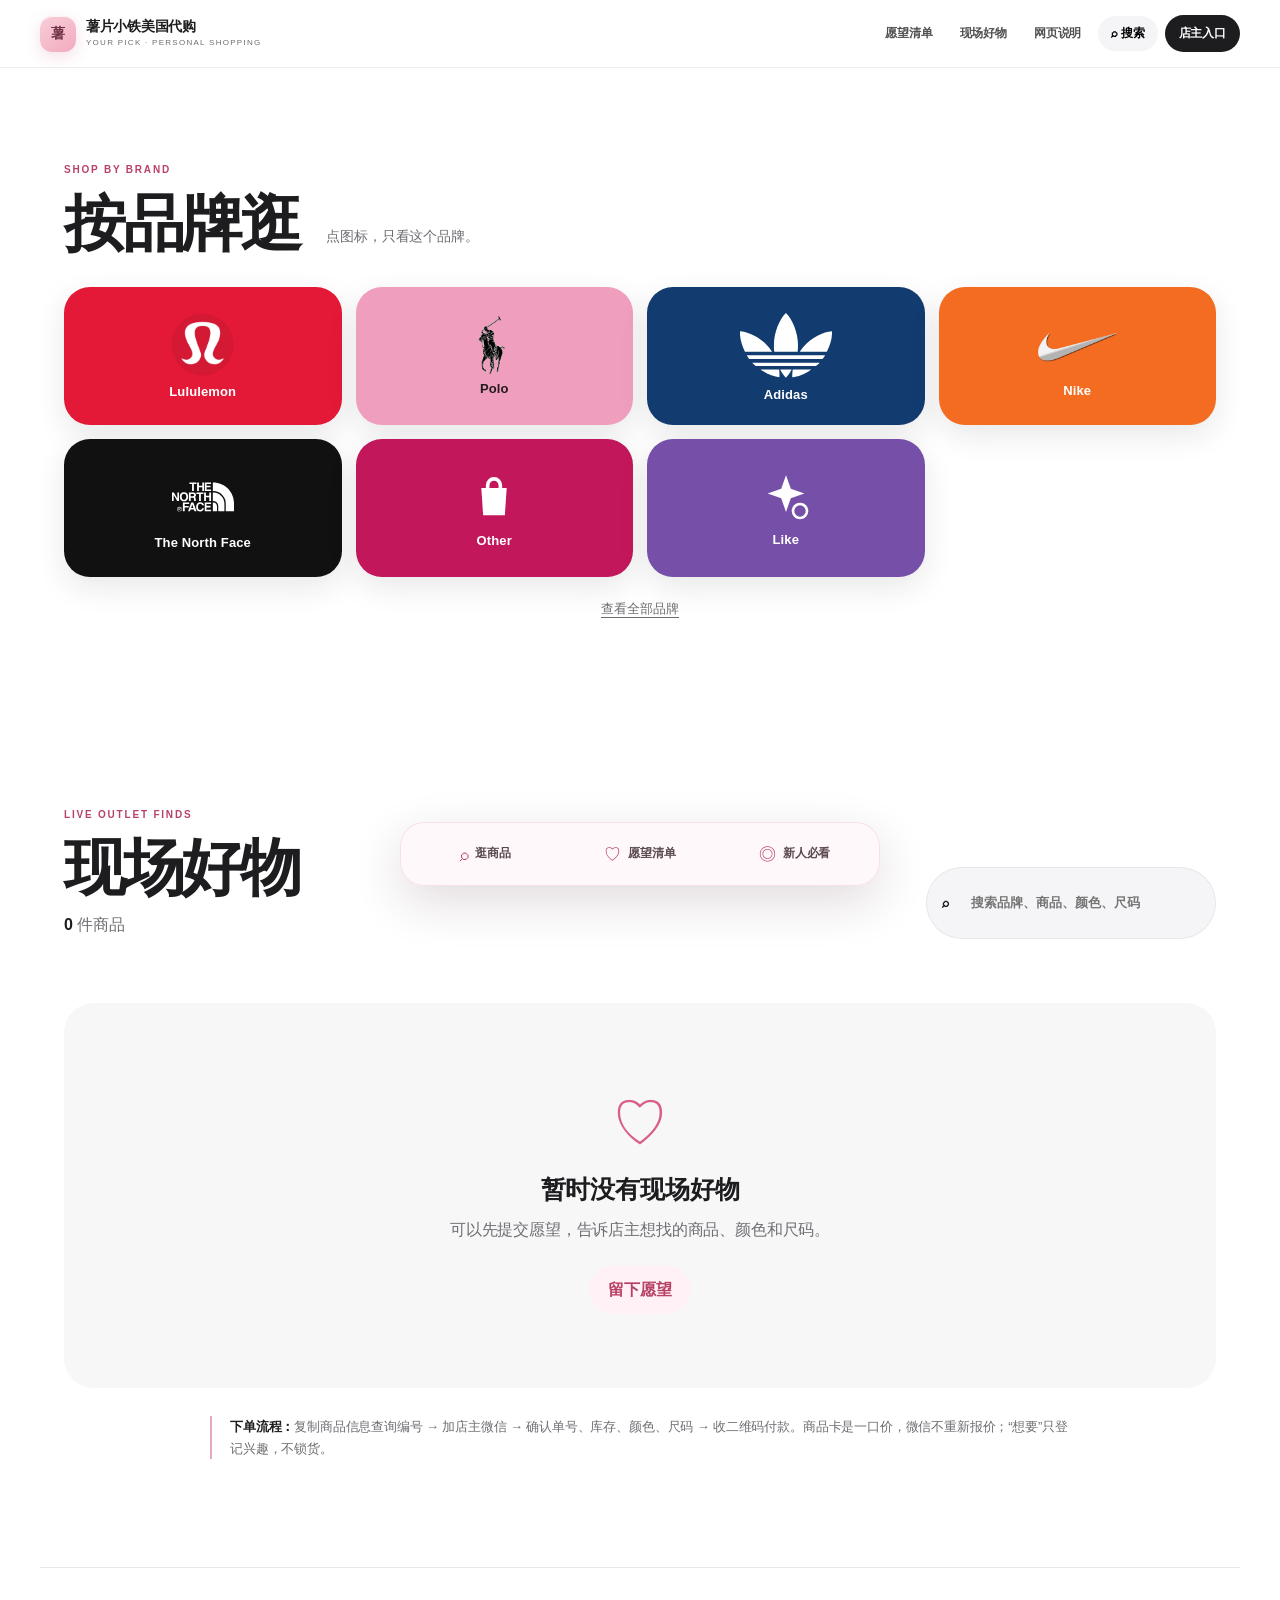
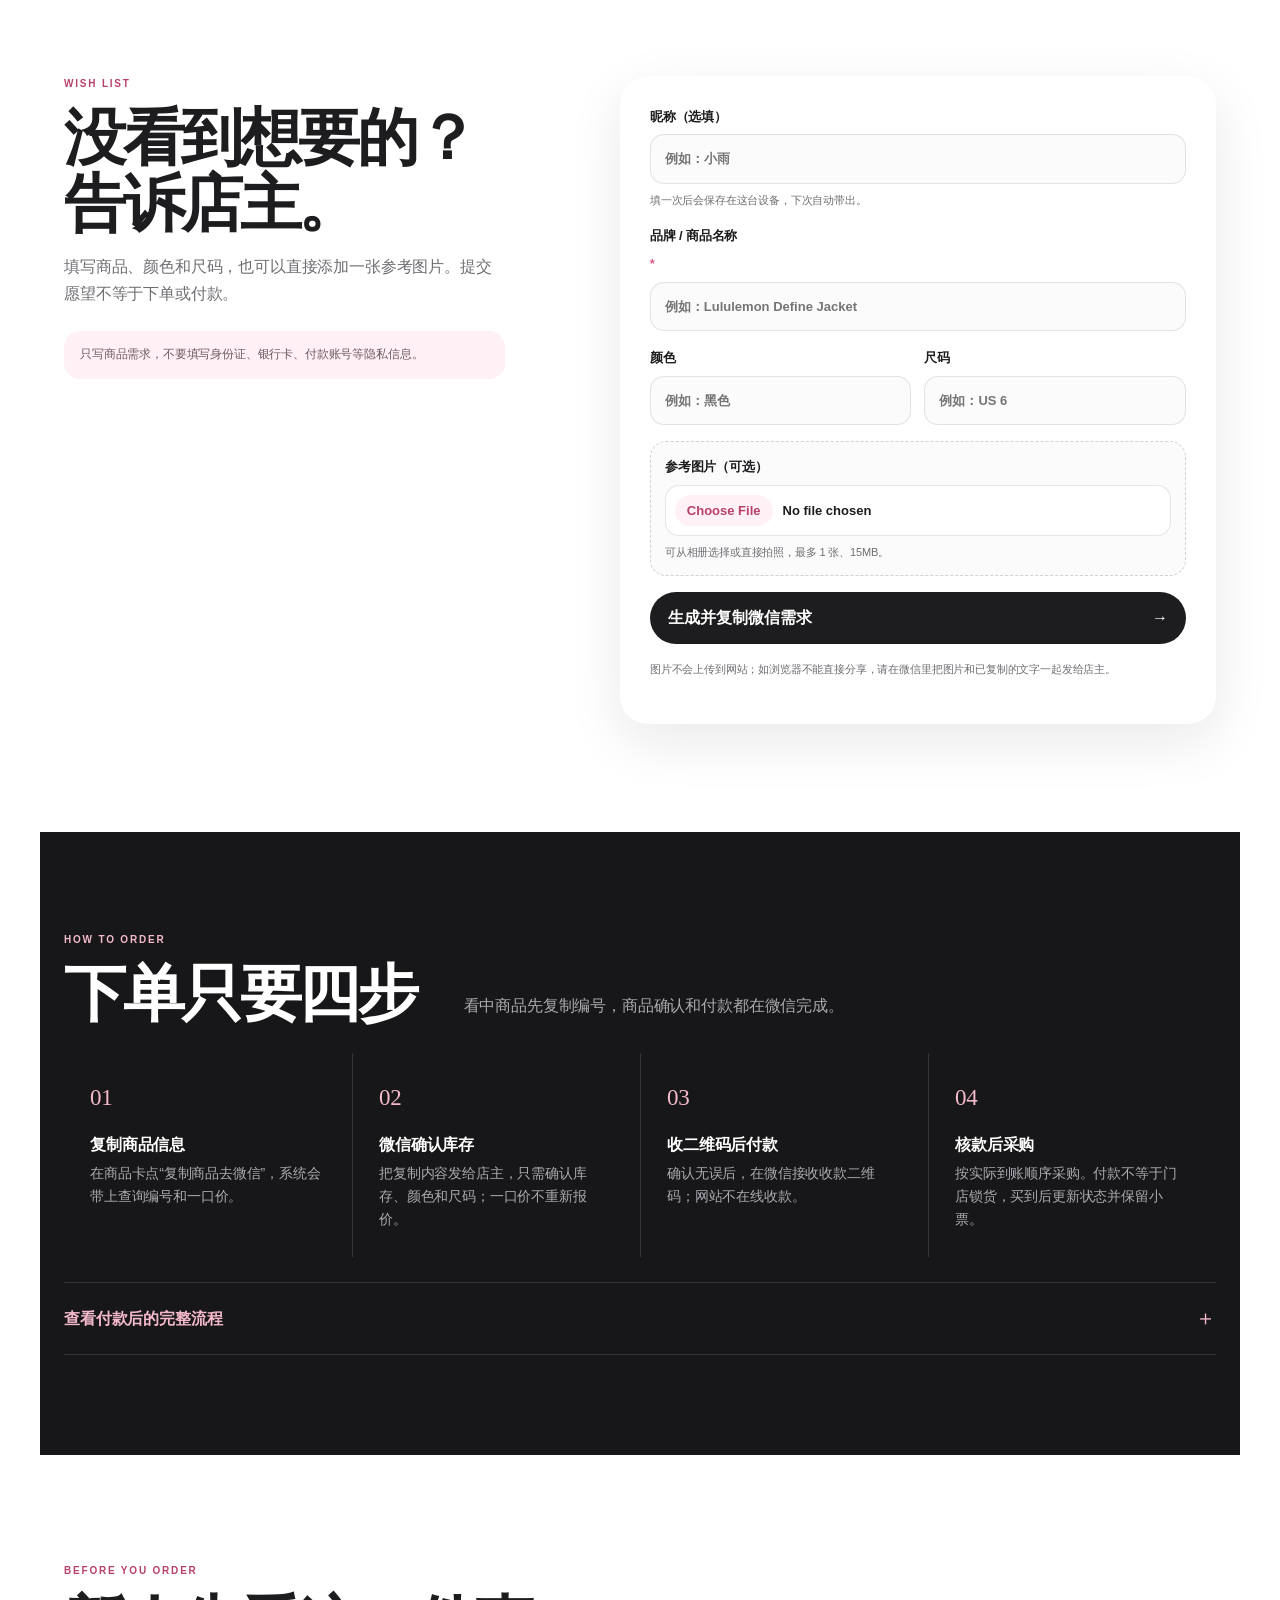
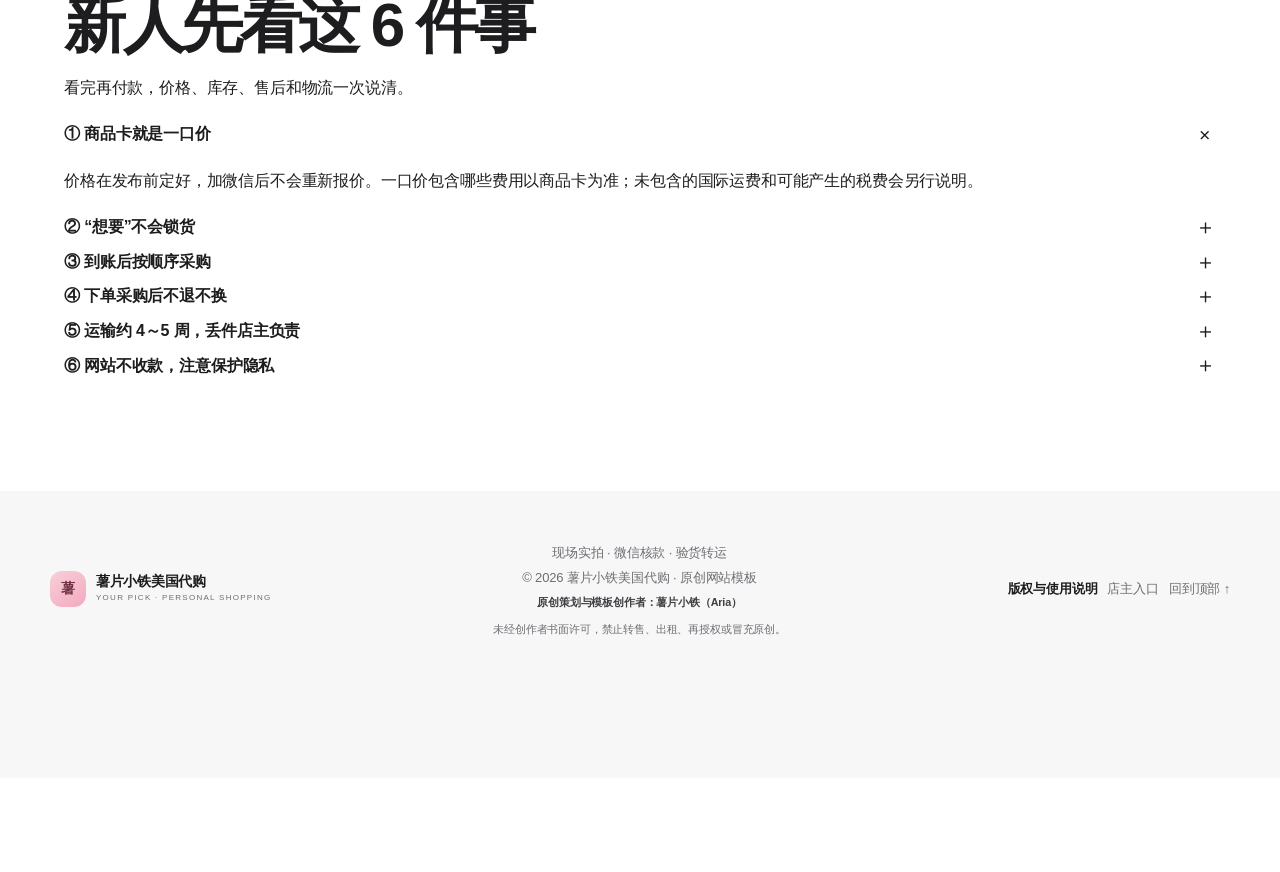
<file: index.html>
<!doctype html><!--
  薯片小铁美国代购原创网站模板
  原创策划与模板创作者：薯片小铁（Aria）
  Copyright © 2026 薯片小铁美国代购. All rights reserved.
  使用与转载规则见“版权与使用说明.txt”。
--><html lang="zh-CN"><head><meta charset="utf-8"><meta name="viewport" content="width=device-width,initial-scale=1,viewport-fit=cover"><meta name="theme-color" content="#ffffff"><meta name="description" content="薯片小铁美国代购：奥莱现场好物、指定代购与完整下单流程。"><meta name="author" content="薯片小铁（Aria）"><title>薯片小铁美国代购</title><link rel="stylesheet" href="styles.css"><meta property="og:title" content="薯片小铁美国代购">
<meta property="og:description" content="美国正品代购 · 微信下单 · 一口价明码标价">
<meta property="og:image" content="https://y3489427548.github.io/shupian-daigou/assets/share-cover.png">
<meta property="og:type" content="website">
<meta name="description" content="薯片小铁美国代购：美国正品代购，微信下单，一口价明码标价。">
</head><body>
<header class="site-header"><a class="identity" href="#top" aria-label="返回首页"><span class="logo">薯</span><span><strong>薯片小铁美国代购</strong><small>YOUR PICK · PERSONAL SHOPPING</small></span></a><nav class="header-actions"><a class="header-link" href="#wish">愿望清单</a><a class="header-link" href="#finds">现场好物</a><a class="header-link" href="#order">网页说明</a><button class="search-trigger" type="button">⌕ <span>搜索</span></button><a class="owner-entry" href="owner.html">店主入口</a></nav></header>
<main id="top"><section class="brands section" id="brands"><div class="brand-intro"><div><p class="label">SHOP BY BRAND</p><h2>按品牌逛</h2></div><p>点图标，只看这个品牌。</p></div><div class="brand-grid" role="list" aria-label="品牌分类">
</div><button id="clearBrand" class="clear-brand" type="button" hidden>查看全部品牌</button></section>
<section class="finds section" id="finds"><div class="section-heading"><div><p class="label">LIVE OUTLET FINDS</p><h2>现场好物</h2><p class="count"><b id="productCount">0</b> 件商品</p></div><label class="search" id="siteSearch">⌕<input id="searchInput" type="search" placeholder="搜索品牌、商品、颜色、尺码" aria-label="搜索商品"></label></div><div id="productGrid" class="product-grid"></div><div id="emptyState" class="empty-state"><span>♡</span><h3>暂时没有现场好物</h3><p>可以先提交愿望，告诉店主想找的商品、颜色和尺码。</p><a href="#wish">留下愿望</a></div><p class="queue-note"><b>下单流程：</b>复制商品信息查询编号 → 加店主微信 → 确认单号、库存、颜色、尺码 → 收二维码付款。商品卡是一口价，微信不重新报价；“想要”只登记兴趣，不锁货。</p></section>
<section class="wishlist section" id="wish"><div class="wish-copy"><p class="label">WISH LIST</p><h2>没看到想要的？<br>告诉店主。</h2><p>填写商品、颜色和尺码，也可以直接添加一张参考图片。提交愿望不等于下单或付款。</p><div class="privacy">只写商品需求，不要填写身份证、银行卡、付款账号等隐私信息。</div></div><form id="wishForm"><label>昵称（选填）<input id="wishNickname" name="nickname" maxlength="30" autocomplete="nickname" placeholder="例如：小雨"><small class="field-help">填一次后会保存在这台设备，下次自动带出。</small></label><label>品牌 / 商品名称 <b>*</b><input name="item" required maxlength="60" placeholder="例如：Lululemon Define Jacket"></label><div class="field-row"><label>颜色<input name="color" maxlength="30" placeholder="例如：黑色"></label><label>尺码<input name="size" maxlength="20" placeholder="例如：US 6"></label></div><label class="wish-photo-field">参考图片（可选）<input id="wishImage" name="image" type="file" accept="image/*"><small>可从相册选择或直接拍照，最多 1 张、15MB。</small></label><div id="wishImagePreview" class="wish-image-preview" hidden><img alt="愿望清单参考图片预览"><button id="removeWishImage" type="button">移除图片</button></div><button class="wish-button" type="submit"><span id="wishSubmitLabel">生成并复制微信需求</span><span>→</span></button><p class="form-note">图片不会上传到网站；如浏览器不能直接分享，请在微信里把图片和已复制的文字一起发给店主。</p><p id="formStatus" class="status" role="status"></p></form></section>
<section class="journey section" id="order"><div class="process-intro"><p class="label">HOW TO ORDER</p><h2>下单只要四步</h2><p>看中商品先复制编号，商品确认和付款都在微信完成。</p></div><ol class="steps quick-steps"><li><span>01</span><div><h3>复制商品信息</h3><p>在商品卡点“复制商品去微信”，系统会带上查询编号和一口价。</p></div></li><li><span>02</span><div><h3>微信确认库存</h3><p>把复制内容发给店主，只需确认库存、颜色和尺码；一口价不重新报价。</p></div></li><li><span>03</span><div><h3>收二维码后付款</h3><p>确认无误后，在微信接收收款二维码；网站不在线收款。</p></div></li><li><span>04</span><div><h3>核款后采购</h3><p>按实际到账顺序采购。付款不等于门店锁货，买到后更新状态并保留小票。</p></div></li></ol><details class="after-order"><summary>查看付款后的完整流程 <span>＋</span></summary><ol class="after-steps"><li><b>05</b><div><h3>验货拍照</h3><p>检查污损与明显瑕疵，重要情况先拍照确认。</p></div></li><li><b>06</b><div><h3>称重打包</h3><p>称重后确认国际运费，再交转运。</p></div></li><li><b>07</b><div><h3>国际运输与清关</h3><p>通常交天马迅达（Asian Express），国际运输约 4～5 周；海关查验、节假日等延误时间不计在内。</p></div></li><li><b>08</b><div><h3>中国派送与售后</h3><p>提供物流信息查询编号；运输途中丢件由店主负责跟进处理。</p></div></li></ol></details></section>
<section class="essentials section" id="newcomer"><div class="essentials-head"><p class="label">BEFORE YOU ORDER</p><h2>新人先看这 6 件事</h2><p>看完再付款，价格、库存、售后和物流一次说清。</p></div><div class="notice-list"><details open><summary><b>① 商品卡就是一口价</b><span>＋</span></summary><p>价格在发布前定好，加微信后不会重新报价。一口价包含哪些费用以商品卡为准；未包含的国际运费和可能产生的税费会另行说明。</p></details><details><summary><b>② “想要”不会锁货</b><span>＋</span></summary><p>点“想要”只登记兴趣。需要购买时，请复制商品信息查询编号到微信，确认库存、颜色和尺码后再付款。</p></details><details><summary><b>③ 到账后按顺序采购</b><span>＋</span></summary><p>以实际到账时间安排采购，付款仍不代表门店锁货。现场缺货，或价格上涨而你没有确认，会退回对应商品款。</p></details><details><summary><b>④ 下单采购后不退不换</b><span>＋</span></summary><p>付款前请核对品牌、款号、颜色、尺码和商品情况；店主完成下单采购后，不接受退换。</p></details><details><summary><b>⑤ 运输约 4～5 周，丢件店主负责</b><span>＋</span></summary><p>验货称重后交转运，通常使用天马迅达（Asian Express）。国际运输约 4～5 周，不含海关查验、节假日等延误；运输途中丢件由店主负责跟进处理。</p></details><details><summary><b>⑥ 网站不收款，注意保护隐私</b><span>＋</span></summary><p>收款二维码只在微信发送，网站不在线收款。上传付款凭证前请遮住姓名、账号等隐私；凭证只在店主当前设备本地核对。</p></details></div></section>
</main>
<nav class="bottom-menu" aria-label="页面快捷菜单"><a href="#brands"><span aria-hidden="true">⌕</span><b>逛商品</b></a><a href="#wish"><span aria-hidden="true">♡</span><b>愿望清单</b></a><a href="#newcomer"><span aria-hidden="true">◎</span><b>新人必看</b></a></nav>
<footer><a class="identity" href="#top"><span class="logo">薯</span><span><strong>薯片小铁美国代购</strong><small>YOUR PICK · PERSONAL SHOPPING</small></span></a><div class="creator-credit"><p>现场实拍 · 微信核款 · 验货转运</p><p>© 2026 薯片小铁美国代购 · 原创网站模板</p><small>原创策划与模板创作者：薯片小铁（Aria）</small><p class="rights-notice">未经创作者书面许可，禁止转售、出租、再授权或冒充原创。</p></div><div class="footer-links"><a href="版权与使用说明.txt">版权与使用说明</a><a href="owner.html">店主入口</a><a href="#top">回到顶部 ↑</a></div></footer><script src="products.js"></script><script src="app.js"></script></body></html>
</file>
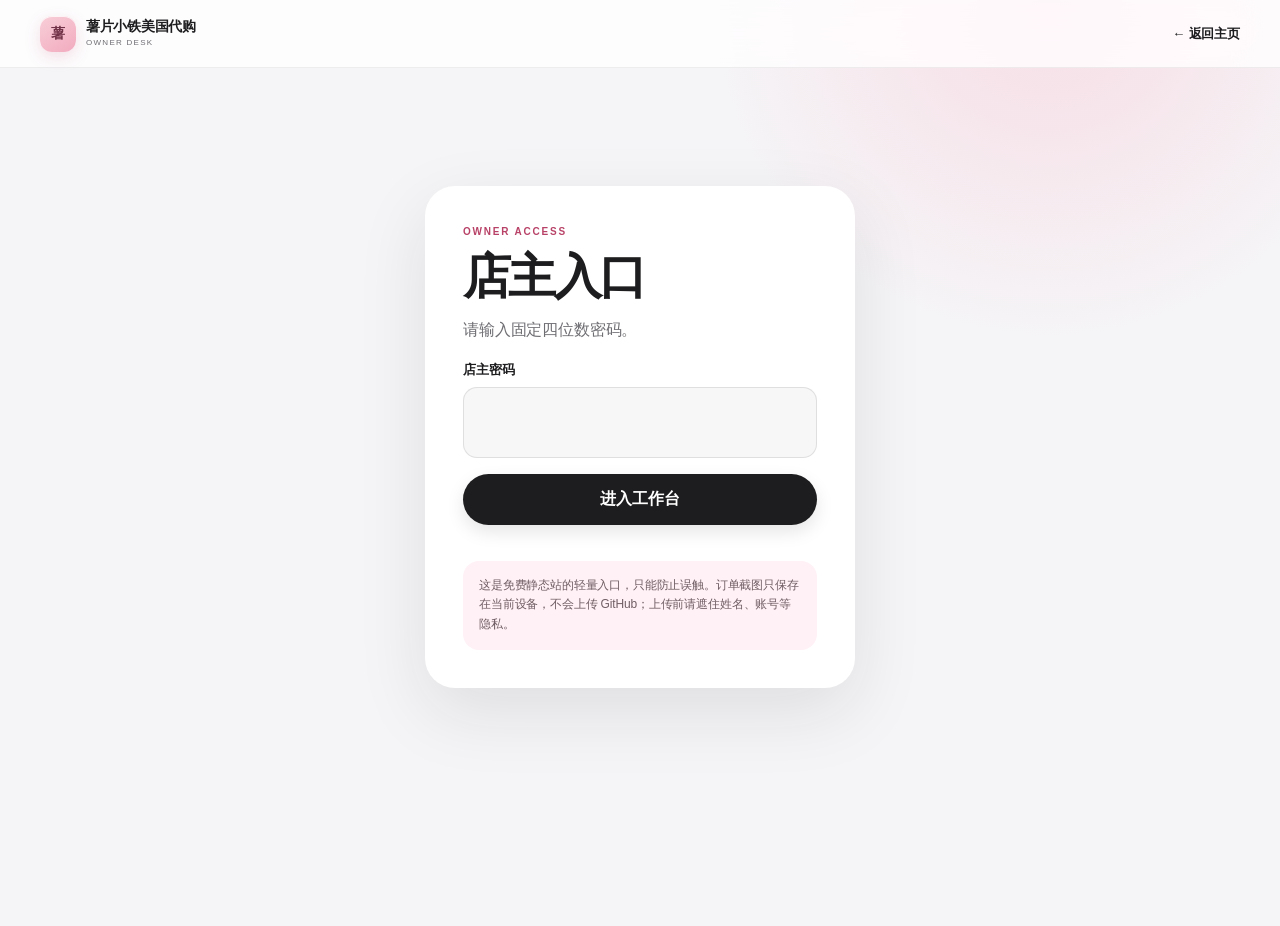
<file: owner.html>
<!doctype html><!--
  薯片小铁美国代购原创网站模板
  原创策划与模板创作者：薯片小铁（Aria）
  Copyright © 2026 薯片小铁美国代购. All rights reserved.
  使用与转载规则见“版权与使用说明.txt”。
--><html lang="zh-CN"><head><meta charset="utf-8"><meta name="viewport" content="width=device-width,initial-scale=1,viewport-fit=cover"><meta name="theme-color" content="#ffffff"><meta name="author" content="薯片小铁（Aria）"><title>店主工作台｜薯片小铁美国代购</title><link rel="stylesheet" href="styles.css"><link rel="stylesheet" href="owner.css"></head><body class="owner-page"><header class="site-header"><a class="identity" href="index.html"><span class="logo">薯</span><span><strong>薯片小铁美国代购</strong><small>OWNER DESK</small></span></a><a class="back-store" href="index.html">← 返回主页</a></header><main class="owner-shell">
<section id="pinGate" class="pin-card"><p class="label">OWNER ACCESS</p><h1>店主入口</h1><p>请输入固定四位数密码。</p><form id="pinForm"><label class="pin-label">店主密码<input id="pinInput" inputmode="numeric" autocomplete="current-password" pattern="[0-9]{4}" maxlength="4" required aria-label="四位数密码"></label><button class="owner-primary" type="submit">进入工作台</button><p id="pinStatus" class="status" role="status"></p></form><div class="security-note">这是免费静态站的轻量入口，只能防止误触。订单截图只保存在当前设备，不会上传 GitHub；上传前请遮住姓名、账号等隐私。</div></section>
<section id="dashboard" hidden><div class="owner-title"><div><p class="label">OWNER DESK</p><h1>店主工作台</h1><p>上传现场照片、填写商品信息，品牌选好后会自动归到主页对应入口。</p></div><button id="lockButton" class="owner-secondary" type="button">锁定</button></div><div class="publish-guide"><b>发布给所有客户：</b>先保存商品并检查预览，再导出新的 <code>products.js</code>，上传到 GitHub 覆盖旧文件。仅“保存到本机”不会同步到其他人的手机。</div><section class="owner-panel brand-manager"><div class="panel-head"><div><p class="label">BRAND MANAGER</p><h2>品牌管理</h2></div></div><p class="brand-manager-lead">输入新品牌名称、选择品牌色，保存后会立即出现在发布商品的品牌选项和这台设备的买家首页。发布给所有客户时，请重新导出并上传 <code>products.js</code>。</p><form id="brandForm" class="brand-form"><label>品牌名称 *<input id="brandName" name="name" required maxlength="32" placeholder="例如：Coach"></label><label>品牌颜色 *<span class="color-field"><input id="brandColor" name="color" type="color" value="#d95f84"><output id="brandColorValue">#D95F84</output></span></label><button class="owner-primary" type="submit">保存新品牌</button></form><div id="brandRecords" class="brand-records"></div><p id="brandStatus" class="microcopy" role="status">删除品牌时，该品牌已有商品会自动归入“Other Brands”，不会丢失。</p></section><div class="owner-stats"><article><b id="statProducts">0</b><span>本机商品</span></article><article><b id="statCustomers">0</b><span>客户档案</span></article><article><b id="statWishes">0</b><span>本机愿望</span></article><article><b id="statWanted">0</b><span>想要记录</span></article></div>
<div class="owner-layout"><section class="owner-panel"><h2>发布现场商品</h2><form id="productForm"><input type="hidden" name="id"><input type="hidden" name="images"><label>现场照片（最多 3 张）*<input id="imageFile" type="file" accept="image/jpeg,image/png,image/webp" multiple required></label><div id="imagePreview" class="image-preview">建议依次选择：整体、吊牌价签、细节</div><p id="imageStatus" class="microcopy">照片会在手机里压缩并嵌入导出文件；最多 3 张，第一张作为主图。</p><label>品牌 *<select id="productBrand" name="brand" required><option value="">请选择</option></select><small class="field-help">找不到品牌？先在上方“品牌管理”中添加。</small></label><div class="field-row"><label>商品名称 *<input name="name" required maxlength="80" placeholder="例如：Define Jacket"></label><label>款号 / Style No.<input name="styleNo" maxlength="40" placeholder="吊牌上的款号"></label></div><div class="field-row"><label>颜色 *<input name="color" required maxlength="30" placeholder="例如：黑色"></label><label>尺码 *<input name="sizes" required maxlength="40" placeholder="例如：4 / 6 / 8"></label></div><div class="field-row"><label>发布一口价（人民币）*<input name="price" required maxlength="30" placeholder="例：¥699"></label><label>门店原价（可选）<input name="originalPrice" maxlength="30" placeholder="例：$128"></label></div><label>库存总数（件）*<input name="totalQty" type="number" inputmode="numeric" min="1" max="999" step="1" required placeholder="例：2"></label><label>一口价包含什么<input name="included" maxlength="100" placeholder="例：含商品、美国消费税和代购费；国际运费另计"></label><p class="microcopy inventory-auto-note">商品状态会根据库存总数和已售数量自动计算，不需要手动选择。</p><button class="owner-primary" type="submit">保存并预览</button><button id="cancelEdit" class="owner-secondary" type="button" hidden>取消编辑</button><p class="microcopy">只填写已经核实的价格、尺码和库存；二维码在微信里发，不上传到网站。</p></form></section>
<section class="owner-panel"><div class="panel-head"><h2>商品列表</h2><button id="exportButton" class="owner-primary compact" type="button">导出 products.js（商品＋品牌）</button></div><div id="ownerProducts" class="owner-list"></div><p class="microcopy">品牌决定商品归类。导出并覆盖 GitHub 仓库的旧文件后，所有客户才会看到更新。</p></section></div>
<section class="owner-panel inventory-panel"><div class="panel-head"><div><p class="label">INVENTORY CONTROL</p><h2>库存与客户确认</h2></div></div><p class="inventory-lead">客户带商品信息查询编号来问，先点“登记待确认”；客户反悔就点“取消待确认”，不会扣库存。只有确定购买时才点“确认售出”，系统才扣 1 件；点错可用“撤销售出”恢复。</p><div id="inventoryBoard" class="inventory-board"></div><p class="microcopy">库存变化先保存在当前设备。确认无误后导出并覆盖 <code>products.js</code>，客户页面才会同步剩余件数。</p></section>
<section class="owner-panel order-check-panel"><div class="panel-head"><div><p class="label">AUTO CHECK</p><h2>订单自动核对</h2></div><button id="clearOrders" class="owner-secondary compact" type="button">清空核对记录</button></div><p class="order-lead">选择商品信息查询编号，再填写客户确认的信息和实收金额。全部一致、两张截图传齐后，系统会自动显示绿色“✓ 下单成功”，不需要手动点击。</p><form id="orderCheckForm" autocomplete="off"><label>客户昵称 *<input id="checkCustomer" required maxlength="30" autocomplete="off" placeholder="以昵称识别回头客，例如：小雨"><small class="field-help">只填昵称，不记录微信号；同一昵称会自动累计购买次数和金额。</small></label><label>商品信息查询编号 *<select id="orderProduct" required><option value="">请选择商品信息查询编号（SP-xxx）</option></select></label><div id="expectedProduct" class="expected-product">选中商品信息查询编号后，系统会自动带出商品资料。</div><div class="field-row"><label>品牌 *<input id="checkBrand" required maxlength="40" placeholder="按客户订单填写"></label><label>款号 / 商品款 *<input id="checkStyle" required maxlength="80" placeholder="款号或商品名称"></label></div><div class="field-row"><label>颜色 *<input id="checkColor" required maxlength="40" placeholder="按客户订单填写"></label><label>尺码 *<input id="checkSize" required maxlength="40" placeholder="按客户订单填写"></label></div><label>实收金额（人民币）*<input id="checkAmount" required inputmode="decimal" placeholder="例：699"></label><div class="receipt-grid"><label>客户付款截图 *<input id="customerReceipt" type="file" accept="image/jpeg,image/png,image/webp"></label><label>店主收款截图 *<input id="ownerReceipt" type="file" accept="image/jpeg,image/png,image/webp"></label></div><div class="receipt-previews"><div id="customerReceiptPreview" class="receipt-preview">客户截图待上传</div><div id="ownerReceiptPreview" class="receipt-preview">店主截图待上传</div></div><div id="autoChecks" class="auto-checks" aria-live="polite"></div><div id="orderSuccess" class="order-success" hidden>✓ 下单成功</div><p class="microcopy">系统自动核对商品信息查询编号、品牌、款号/商品款、颜色、尺码、一口价和两张截图是否齐全；截图里的金额仍请店主亲自看一眼。成功后该商品自动增加 1 件“已售”并扣减 1 件剩余库存，导出并覆盖 products.js 后客户才能看到最新库存。</p></form><div id="orderRecords" class="owner-list order-records"></div><p class="microcopy shipping-note">下单成功后，可在对应订单里填写物流信息查询编号并上传面单照片；两项齐全会自动变为“✓ 已发货”。面单照片只存在当前设备，不会导出；物流信息查询编号会写入 products.js，上传 GitHub 后显示在客户商品卡上。</p></section>
<section class="owner-panel customer-panel"><div class="panel-head"><div><p class="label">PRIVATE CUSTOMER FILES</p><h2>客户档案</h2></div><label class="customer-search">搜索<input id="customerSearch" type="search" maxlength="30" placeholder="输入昵称或标签"></label></div><div class="privacy-guard"><b>隐私规则：</b>只记录昵称，不设微信号字段。档案只存在店主当前设备的浏览器里，不会写入 <code>products.js</code>、不会出现在买家页面，也不要上传到 GitHub。店主密码只是防误触，离开时请点“锁定”。</div><form id="customerForm" autocomplete="off"><input type="hidden" name="id"><div class="field-row"><label>昵称 *<input name="nickname" required maxlength="30" placeholder="例如：小雨"></label><label>备注标签<input name="tags" maxlength="80" placeholder="例如：回头客 / Lululemon / 尺码 6"></label></div><label>备注<textarea name="note" maxlength="200" rows="2" placeholder="只写服务需要的信息，不要记录电话、地址、账号等隐私"></textarea></label><button class="owner-primary" type="submit">保存档案</button><button id="cancelCustomerEdit" class="owner-secondary" type="button" hidden>取消编辑</button></form><div id="customerRecords" class="owner-list customer-records"></div><p class="microcopy">订单自动核对成功后，会按昵称更新购买次数、累计金额、首次和最近购买时间。同名昵称会视为同一位客户。</p></section>
<section class="owner-panel checklist"><h2>店内拍摄清单</h2><div class="check-grid"><label><input type="checkbox"> 整体图</label><label><input type="checkbox"> 吊牌与价签</label><label><input type="checkbox"> 细节 / 瑕疵</label><label><input type="checkbox"> 款号</label><label><input type="checkbox"> 颜色与尺码</label><label><input type="checkbox"> 折后价与库存</label></div><p class="microcopy">离店前逐项核对，减少回头补拍和客户反复询问。</p></section><section class="owner-panel wishes-panel"><div class="panel-head"><h2>这台设备的愿望清单</h2><button id="clearWishes" class="owner-secondary compact" type="button">清空本机愿望</button></div><div id="wishRecords" class="owner-list"></div><p class="microcopy">免费静态版只能看到本机记录；客户会把生成的需求文字通过微信发给你。</p></section></section></main><script src="products.js"></script><script src="order-check.js"></script><script src="owner.js"></script></body></html>
</file>
<file: styles.css>
/* 薯片小铁美国代购原创网站模板｜创作者：薯片小铁（Aria）｜© 2026，使用规则见版权与使用说明.txt */
:root{--ink:#1c1b18;--paper:#fffdf8;--cream:#fff4e1;--yellow:#ffc842;--pink:#ff6d88;--green:#317b62;--muted:#716b62;--line:#e9dfd0;--shadow:0 18px 60px rgba(68,48,25,.14)}
*{box-sizing:border-box}html{scroll-behavior:smooth}body{margin:0;background:var(--paper);color:var(--ink);font-family:"Noto Sans SC",-apple-system,BlinkMacSystemFont,"Segoe UI",sans-serif;line-height:1.65}a{color:inherit;text-decoration:none}button,input,textarea{font:inherit}.site-header{height:76px;display:flex;align-items:center;justify-content:space-between;padding:0 max(22px,calc((100vw - 1180px)/2));position:sticky;top:0;z-index:20;background:rgba(255,253,248,.93);backdrop-filter:blur(14px);border-bottom:1px solid rgba(233,223,208,.8)}.identity{display:flex;align-items:center;gap:12px;line-height:1.05}.identity strong{display:block;font-size:15px}.identity small{display:block;margin-top:6px;font-size:9px;letter-spacing:.13em;color:var(--muted)}.logo{display:grid;place-items:center;width:40px;height:40px;border:2px solid var(--ink);border-radius:50%;background:var(--yellow);font-weight:900;box-shadow:3px 3px 0 var(--pink)}.search-trigger{border:1px solid var(--line);border-radius:999px;background:white;padding:9px 15px;cursor:pointer;font-weight:700}.hero{min-height:630px;display:grid;grid-template-columns:1.02fr .98fr;align-items:center;gap:6vw;padding:76px max(22px,calc((100vw - 1180px)/2));overflow:hidden;background:radial-gradient(circle at 86% 18%,#ffd6dd 0,transparent 27%),linear-gradient(135deg,#fff9ed,#fff3df)}.kicker{font-family:"DM Serif Display",serif;font-size:22px;margin:0 0 34px}.kicker span{font-family:"Noto Sans SC",sans-serif;font-weight:500;font-size:11px;letter-spacing:.16em;margin-left:8px}.label{margin:0 0 10px;color:#d64965;font-size:11px;font-weight:900;letter-spacing:.19em}.hero h1,.section h2{font-family:"DM Serif Display","Noto Sans SC",serif;letter-spacing:-.04em}.hero h1{font-size:clamp(49px,7vw,86px);line-height:1.04;margin:0}.hero h1 em{color:var(--pink);font-style:normal}.intro{max-width:570px;margin:28px 0;color:var(--muted);font-size:16px}.primary-action{display:inline-flex;gap:30px;align-items:center;padding:13px 22px;border-radius:999px;background:var(--ink);color:white;font-weight:800}.hero-picture{min-height:460px;position:relative}.sun{position:absolute;width:345px;height:345px;border-radius:50%;right:3%;top:9%;background:var(--yellow);box-shadow:var(--shadow)}.shirt,.bag{position:absolute;display:grid;place-items:center;text-align:center;border:3px solid var(--ink);font-weight:900;box-shadow:var(--shadow)}.shirt{width:235px;height:250px;right:22%;top:118px;background:#ff8fa4;clip-path:polygon(20% 0,37% 0,42% 9%,58% 9%,63% 0,80% 0,100% 20%,82% 38%,82% 100%,18% 100%,18% 38%,0 20%)}.bag{width:155px;height:185px;right:0;bottom:8px;background:#d6e8df;transform:rotate(7deg)}.bag:before{content:"";position:absolute;width:65px;height:48px;border:3px solid var(--ink);border-bottom:0;border-radius:50px 50px 0 0;top:-36px}.hanger{position:absolute;left:0;top:45px;font-size:125px;transform:rotate(-12deg);font-weight:200}.spark{position:absolute;font-size:42px}.spark.one{left:8%;top:205px;color:var(--pink)}.spark.two{right:1%;top:25px}.section{max-width:1180px;margin:auto;padding:92px 22px}.section h2{font-size:clamp(38px,5.5vw,66px);line-height:1.08;margin:0}.section-heading{display:flex;align-items:end;justify-content:space-between;gap:24px}.count{margin:10px 0 0;color:var(--muted)}.count b{color:var(--ink)}.search{display:flex;gap:8px;align-items:center;background:white;border:1px solid var(--line);border-radius:999px;padding:11px 17px;min-width:290px}.search input{width:100%;border:0;outline:0;background:transparent}.product-grid{display:grid;grid-template-columns:repeat(3,1fr);gap:22px;margin-top:32px}.product-card{border:1px solid var(--line);border-radius:20px;overflow:hidden;background:white;box-shadow:0 10px 35px rgba(68,48,25,.08)}.product-image{aspect-ratio:4/3;background:#f3ede4;display:grid;place-items:center;color:var(--muted)}.product-image img{width:100%;height:100%;object-fit:cover}.product-info{padding:18px}.brand-name{color:#d64965;font-size:11px;font-weight:900;letter-spacing:.14em}.product-info h3{margin:5px 0}.product-info p{margin:5px 0;color:var(--muted)}.product-meta{display:flex;justify-content:space-between;align-items:center}.card-actions{display:grid;grid-template-columns:1fr 1fr;gap:8px;margin-top:14px}.card-actions button{border:0;border-radius:999px;padding:10px;font-weight:800;cursor:pointer}.want{background:var(--yellow)}.pay{background:var(--green);color:white}.empty-state{margin-top:32px;text-align:center;padding:76px 20px;border:1px dashed #d8c9b3;border-radius:28px;background:#fff9ef}.empty-state[hidden]{display:none}.empty-state>span{font-size:56px;color:var(--pink)}.empty-state h3{font-size:25px;margin:0}.empty-state p{color:var(--muted);margin:7px 0 22px}.empty-state a{display:inline-block;padding:11px 19px;border-radius:999px;background:var(--yellow);font-weight:800}.queue-note{margin:28px auto 0;max-width:860px;padding-left:18px;border-left:3px solid var(--yellow);color:var(--muted);font-size:13px}
.hero-picture{margin:0;min-height:auto;position:relative}.hero-picture img{display:block;width:100%;aspect-ratio:3/2;object-fit:cover;border:3px solid var(--ink);border-radius:32px;box-shadow:18px 18px 0 var(--yellow),var(--shadow)}
.journey{max-width:none;color:white;background:var(--ink);padding-left:max(22px,calc((100vw - 1180px)/2));padding-right:max(22px,calc((100vw - 1180px)/2));display:grid;grid-template-columns:.7fr 1.3fr;gap:8vw}.journey .label{color:var(--yellow)}.process-intro>p:last-child{color:#c9c1b6;max-width:310px}.steps{list-style:none;padding:0;margin:0;border-top:1px solid #504d48}.steps li{display:grid;grid-template-columns:62px 1fr;gap:20px;padding:19px 0;border-bottom:1px solid #504d48}.steps li>span{color:var(--yellow);font-family:"DM Serif Display",serif;font-size:23px}.steps h3{margin:0 0 4px}.steps p{margin:0;color:#c9c1b6;font-size:14px}.wishlist{display:grid;grid-template-columns:.85fr 1.15fr;gap:8vw;align-items:start}.wish-copy>p:not(.label){color:var(--muted)}.privacy{margin-top:24px;padding:14px 16px;background:var(--cream);border-radius:12px;font-size:12px;color:var(--muted)}form{display:grid;gap:16px;padding:28px;background:white;border:1px solid var(--line);border-radius:24px;box-shadow:var(--shadow)}label{display:grid;gap:7px;font-size:13px;font-weight:700}label b{color:var(--pink)}input,textarea{width:100%;border:1px solid var(--line);border-radius:12px;background:#fffdf9;padding:12px 13px;outline:0}input:focus,textarea:focus{border-color:var(--pink);box-shadow:0 0 0 3px rgba(255,109,136,.13)}.field-row{display:grid;grid-template-columns:1fr 1fr;gap:13px}.wish-button{display:flex;align-items:center;justify-content:space-between;border:0;border-radius:999px;background:var(--yellow);padding:13px 18px;font-weight:900;cursor:pointer}.form-note,.status{margin:0;color:var(--muted);font-size:11px}.status{white-space:pre-wrap;color:var(--green);font-size:13px}footer{display:flex;align-items:center;justify-content:space-between;gap:25px;padding:42px max(22px,calc((100vw - 1180px)/2));background:var(--cream);color:var(--muted);font-size:13px}footer .identity{color:var(--ink)}.creator-credit{text-align:center}.creator-credit p{margin:3px 0}.creator-credit small{display:block;margin-top:6px;color:var(--ink);font-weight:800}.footer-links a:first-child{color:var(--ink);font-weight:800}
@media(max-width:760px){.site-header{height:66px}.identity strong{font-size:13px}.search-trigger span{display:none}.hero{min-height:auto;grid-template-columns:1fr;padding:52px 18px 66px}.hero h1{font-size:50px}.intro{font-size:14px}.hero-picture{margin-top:12px}.hero-picture img{border-radius:22px;box-shadow:9px 9px 0 var(--yellow),var(--shadow)}.section{padding:66px 18px}.section-heading{display:block}.search{margin-top:25px;min-width:0}.product-grid{grid-template-columns:1fr}.journey{grid-template-columns:1fr;gap:30px}.wishlist{grid-template-columns:1fr;gap:35px}.field-row{grid-template-columns:1fr}.wish-copy h2{font-size:43px}form{padding:20px}.primary-action{width:100%;justify-content:space-between}footer{align-items:flex-start;flex-direction:column}.kicker{margin-bottom:26px}.queue-note{font-size:12px}}
@media(prefers-reduced-motion:reduce){html{scroll-behavior:auto}*{transition:none!important}}

/* 品牌首页与店主入口 */
.header-actions,.footer-links{display:flex;align-items:center;gap:10px}.owner-entry{border-radius:999px;background:var(--ink);color:#fff;padding:9px 15px;font-size:12px;font-weight:800}.brands{padding-bottom:42px}.brand-intro{display:flex;align-items:end;gap:28px;margin-bottom:26px}.brand-intro h2{white-space:nowrap}.brand-intro>p:last-child{margin:0 0 9px;color:var(--muted)}.brand-grid{display:grid;grid-template-columns:repeat(4,1fr);gap:14px}.brand-card{min-height:142px;display:flex;flex-direction:column;align-items:center;justify-content:center;gap:16px;border:1px solid var(--line);border-radius:20px;background:#fff;cursor:pointer;transition:transform .18s,border-color .18s,box-shadow .18s}.brand-card:hover,.brand-card.active{transform:translateY(-3px);border-color:var(--pink);box-shadow:0 13px 35px rgba(68,48,25,.1)}.brand-card img{width:65%;height:48px;object-fit:contain}.brand-card small{color:var(--muted)}.logo-word{display:flex;align-items:center;justify-content:center;min-height:48px;font-style:normal;font-weight:800;color:#111}.lulu{gap:7px;font-size:17px}.lulu b{font-size:30px}.tory{flex-direction:column;gap:4px;font-size:22px}.tory i{font-size:11px;letter-spacing:.22em;font-style:normal}.ralph{text-align:center;line-height:1.15;font-family:Georgia,serif;font-size:17px}.ralph b{font-size:10px;letter-spacing:.16em}.gap{font-family:Georgia,serif;background:#08245f;color:#fff;padding:2px 8px;font-size:27px}.tj{color:#d71945;font-size:25px;letter-spacing:-.08em}.clear-brand{display:block;margin:20px auto 0;border:0;background:transparent;text-decoration:underline;cursor:pointer;color:var(--muted)}
@media(max-width:760px){.header-actions{gap:6px}.owner-entry{padding:8px 11px}.brand-intro{display:block}.brand-grid{grid-template-columns:repeat(2,1fr);gap:10px}.brand-card{min-height:116px}.brand-card img{height:38px}.footer-links{flex-direction:column;align-items:flex-start}.search-trigger{padding:8px 10px}}
.brand-card img[src*="tory-burch"],.brand-card img[src*="ralph-lauren"],.brand-card img[src*="gap.png"]{height:68px;width:76%}.brand-card img[src*="lululemon"]{width:72%}

/* 代购流程增强 */
.wechat{background:var(--green);color:#fff}.wechat:disabled{background:#aaa;cursor:not-allowed}.product-image{position:relative}.stock-badge{position:absolute;top:12px;right:12px;padding:5px 10px;border-radius:999px;background:#e7fff5;color:#176047;font-size:11px;font-weight:900;box-shadow:0 4px 14px rgba(0,0,0,.1)}.stock-badge.sold{background:#eee;color:#666}.service{display:grid;grid-template-columns:.65fr 1.35fr;gap:7vw}.service-grid{display:grid;grid-template-columns:1fr 1fr;gap:14px}.service-grid article{padding:22px;border:1px solid var(--line);border-radius:18px;background:#fff}.service-grid b{font-size:16px}.service-grid p{margin:8px 0 0;color:var(--muted);font-size:13px}
@media(max-width:760px){.service{grid-template-columns:1fr}.service-grid{grid-template-columns:1fr}.card-actions{grid-template-columns:.78fr 1.22fr}.card-actions button{font-size:12px}}

/* 主页原定品牌入口：品牌色 + 商标 */
.brand-grid{grid-template-columns:repeat(3,1fr)}
.brand-card{color:var(--ink);border:0;min-height:132px;gap:9px;padding:15px;text-align:center;text-decoration:none}
.brand-card strong{font-size:14px}
.brand-card img{width:92px;height:52px;object-fit:contain}
.brand-lululemon{background:#bf1e44;color:#fff}.brand-lululemon img{width:58px;height:58px}
.brand-polo{background:#f4bdd2;color:#4c2636}.brand-polo img{width:126px;height:43px}
.brand-adidas{background:#2163b6;color:#fff}.brand-adidas img{filter:brightness(0) invert(1);width:86px}
.brand-nike{background:#e75d13;color:#fff}.brand-nike img{filter:brightness(0) invert(1);width:92px}
.brand-north{background:linear-gradient(135deg,#171717 0 82%,#fff 82%);color:#fff}.brand-north img{filter:brightness(0) invert(1);width:88px}
.brand-other{background:#c2185b;color:#fff}.brand-custom{grid-column:1/-1;min-height:94px;background:#c9eddf;color:#214e40}
.brand-wordmark{font:900 23px Georgia,serif;letter-spacing:.1em}.brand-custom .brand-wordmark{font-size:27px}
@media(max-width:760px){.brand-grid{grid-template-columns:repeat(2,1fr)}.brand-card{min-height:108px}.brand-custom{min-height:82px}}


/* 品牌入口仅保留图标 */
.brand-card{gap:0}
.brand-card>img{width:90px;height:64px;object-fit:contain}
.brand-lululemon>img{width:64px;height:64px}
.brand-adidas>img{width:92px;height:70px}
.brand-nike>img{width:104px;height:62px}
.brand-crop{position:relative;display:block;overflow:hidden;width:88px;height:62px}
.brand-crop img{position:absolute;max-width:none;object-fit:contain}
.polo-icon img{width:270px;height:62px;left:-91px;top:0}
.north-icon{width:86px;height:62px}
.north-icon img{width:205px;height:205px;left:-117px;top:-64px;filter:brightness(0) invert(1)}
.generic-brand-icon{width:58px;height:58px;fill:currentColor}
.brand-custom .generic-brand-icon{width:56px;height:56px}
@media(max-width:760px){.brand-card>img{height:56px}.brand-crop{height:56px}.polo-icon img{height:56px;width:242px;left:-77px}.north-icon img{width:188px;height:188px;left:-105px;top:-59px}.generic-brand-icon{width:52px;height:52px}}


/* 品牌名称与 Like / Other 最终样式 */
.brand-card{gap:8px}
.brand-label{display:block;font-size:14px;font-weight:900;line-height:1.1;letter-spacing:.01em}
.brand-other{background:#c2185b;color:#fff}
.brand-custom{background:#ded1ee;color:#503a5b}
.brand-polo .polo-horse{width:48px;height:58px;object-fit:contain}
@media(max-width:760px){.brand-label{font-size:13px}.brand-polo .polo-horse{width:44px;height:54px}}

/* 全流程优化：多图、编号、新人指南 */
.header-link{font-size:12px;font-weight:800;color:var(--muted)}
.product-gallery{position:relative;display:flex;overflow-x:auto;scroll-snap-type:x mandatory;background:#f3ede4;aspect-ratio:4/3}.product-gallery>img,.product-gallery>.product-image{flex:0 0 100%;width:100%;height:100%;object-fit:cover;scroll-snap-align:start}.product-gallery::-webkit-scrollbar{height:4px}.product-gallery::-webkit-scrollbar-thumb{background:#cdbfab;border-radius:99px}.price-reference{font-size:12px;text-decoration:line-through}.included{font-size:12px!important;padding:7px 9px;border-radius:9px;background:#f4f8f5}.product-info small{display:block;margin-top:9px;color:var(--muted)}

/* 2026-09-27 简明版：首页只保留必要入口，规则采用可展开的行，不堆叠卡片。 */
.hero-actions{display:flex;align-items:center;gap:22px;margin-top:26px}.text-action{font-size:13px;font-weight:800;text-decoration:underline;text-underline-offset:4px}.trust-row{display:flex;flex-wrap:wrap;gap:9px;margin-top:24px}.trust-row span{padding:5px 11px;border:1px solid var(--line);border-radius:999px;background:rgba(255,255,255,.65);font-size:11px;font-weight:800}.brand-intro>div{display:block}.brand-intro>p{color:var(--muted)}.queue-note b{color:var(--ink)}
.journey{display:block}.process-intro{display:grid;grid-template-columns:auto 1fr;column-gap:48px;align-items:end;margin-bottom:25px}.process-intro .label{grid-column:1/-1}.process-intro>p:last-child{max-width:none;margin:0 0 8px}.quick-steps{display:grid;grid-template-columns:repeat(4,1fr);border:0;gap:0}.quick-steps li{display:block;padding:24px 22px;border:0;border-left:1px solid #504d48}.quick-steps li:first-child{border-left:0}.quick-steps li>span{display:block;margin-bottom:15px}.after-order{margin-top:25px;border-top:1px solid #504d48;border-bottom:1px solid #504d48}.after-order summary,.notice-list summary{display:flex;align-items:center;justify-content:space-between;gap:20px;cursor:pointer;list-style:none}.after-order summary::-webkit-details-marker,.notice-list summary::-webkit-details-marker{display:none}.after-order summary{padding:18px 0;color:var(--yellow);font-weight:900}.after-order summary span,.notice-list summary span{font-size:21px;font-weight:400;transition:transform .2s}.after-order[open] summary span,.notice-list details[open] summary span{transform:rotate(45deg)}.after-steps{list-style:none;margin:0;padding:2px 0 18px;display:grid;grid-template-columns:1fr 1fr;gap:0 34px}.after-steps li{display:grid;grid-template-columns:38px 1fr;gap:12px;padding:16px 0;border-top:1px solid #504d48}.after-steps b{color:var(--yellow)}.after-steps h3{margin:0 0 4px;font-size:15px}.after-steps p{margin:0;color:#c9c1b6;font-size:13px}

/* 自动核对完成后的客户可见状态 */
.stock-badge.ordered,.wechat.ordered:disabled{background:#159265;color:#fff;opacity:1}.wechat.ordered:disabled{cursor:default}.tracking-info{margin:10px 0;padding:10px 12px;border-radius:12px;background:#e7fff5;color:#176047;font-size:12px;overflow-wrap:anywhere}.tracking-info b{color:#176047}


/* 2026-09-27 高级简约淡粉版：以大面积白、雾灰和克制淡粉营造 Apple 式层次。 */
:root{
  --ink:#1d1d1f;--paper:#fff;--cream:#f7f7f8;--yellow:#f3ccd7;
  --pink:#d95f84;--pink-deep:#b84267;--pink-soft:#fff1f5;--green:#187a55;
  --muted:#6e6e73;--line:rgba(29,29,31,.10);
  --shadow:0 18px 55px rgba(25,20,22,.08);--shadow-soft:0 8px 28px rgba(25,20,22,.06)
}
html{background:#fff}body{-webkit-font-smoothing:antialiased;text-rendering:optimizeLegibility;letter-spacing:-.01em;background:#fff}
.site-header{height:68px;padding-left:max(24px,calc((100vw - 1200px)/2));padding-right:max(24px,calc((100vw - 1200px)/2));background:rgba(255,255,255,.78);border-bottom:1px solid rgba(29,29,31,.07);backdrop-filter:saturate(180%) blur(20px);-webkit-backdrop-filter:saturate(180%) blur(20px)}
.identity{gap:10px}.identity strong{font-size:14px;letter-spacing:-.02em}.identity small{margin-top:5px;font-size:8px;letter-spacing:.16em}.logo{width:36px;height:36px;border:0;border-radius:12px;background:linear-gradient(145deg,#f8cfd9,#f2aabf);color:#713247;box-shadow:inset 0 1px 0 rgba(255,255,255,.8),0 5px 16px rgba(190,72,109,.17);font-size:14px}
.header-actions{gap:7px}.header-link{padding:8px 10px;color:#515154;font-weight:600}.search-trigger{border:0;background:#f5f5f7;padding:8px 13px;font-size:12px;font-weight:600}.owner-entry{background:#1d1d1f;padding:9px 14px;font-weight:650;box-shadow:none}
.hero{min-height:660px;gap:6.5vw;padding:88px max(24px,calc((100vw - 1200px)/2));background:radial-gradient(circle at 72% 22%,rgba(248,207,219,.58),transparent 27%),linear-gradient(180deg,#fff 0%,#fff9fb 100%)}
.label{margin-bottom:12px;color:var(--pink-deep);font-size:10px;letter-spacing:.18em}.hero h1,.section h2{font-family:-apple-system,BlinkMacSystemFont,"SF Pro Display","PingFang SC","Noto Sans SC",sans-serif;font-weight:720}.hero h1{font-size:clamp(50px,6.2vw,78px);line-height:1.06;letter-spacing:-.065em}.hero h1 em{color:var(--pink-deep)}.intro{margin:26px 0 0;max-width:560px;color:#66666b;font-size:17px;line-height:1.75}.hero-actions{margin-top:30px}.primary-action{padding:12px 20px;background:#1d1d1f;font-weight:650;box-shadow:0 8px 22px rgba(0,0,0,.12)}.text-action{color:#4f4f53;font-weight:600;text-decoration:none}.text-action:after{content:"  ›";color:var(--pink-deep)}.trust-row{gap:8px;margin-top:24px}.trust-row span{padding:6px 11px;border:0;background:rgba(255,255,255,.76);box-shadow:inset 0 0 0 1px var(--line);color:#5c5c61;font-weight:600}
.hero-picture img{border:0;border-radius:36px;box-shadow:0 30px 80px rgba(87,48,60,.16)}
.section{max-width:1200px;padding:108px 24px}.section h2{font-size:clamp(38px,5vw,62px);letter-spacing:-.055em}.count{color:var(--muted)}

.brands{padding-top:94px}.brand-intro{margin-bottom:30px}.brand-intro>p:last-child{font-size:14px}.brand-grid{grid-template-columns:repeat(4,1fr);gap:14px}.brand-card{min-height:138px;padding:18px;border:1px solid var(--line);border-radius:26px;background:#fff;color:var(--ink);box-shadow:var(--shadow-soft);transition:transform .25s ease,box-shadow .25s ease,border-color .25s ease}.brand-card:hover,.brand-card.active{transform:translateY(-4px);border-color:rgba(217,95,132,.35);box-shadow:0 18px 42px rgba(53,32,39,.11)}.brand-lululemon{background:#fff0f4;color:#7e2b45}.brand-polo{background:#fff4f7;color:#50343e}.brand-adidas{background:#f2f6ff;color:#254d83}.brand-nike{background:#fff4ee;color:#8d4825}.brand-north{background:#f2f2f4;color:#222}.brand-other{background:#c2185b;color:#fff}.brand-custom{grid-column:auto;min-height:138px;background:#f4effb;color:#58466d}.brand-card img,.brand-north img{filter:none}.brand-lululemon>img{filter:none}.brand-adidas>img{filter:none}.brand-nike>img{filter:none}.north-icon img{filter:none}.brand-label{font-size:13px;font-weight:650;color:inherit}.clear-brand{font-size:13px;text-underline-offset:4px}
.finds{padding-top:78px}.search{border:0;background:#f5f5f7;padding:12px 16px;box-shadow:inset 0 0 0 1px rgba(29,29,31,.06)}.product-grid{gap:20px}.product-card{border:1px solid rgba(29,29,31,.07);border-radius:28px;box-shadow:var(--shadow-soft)}.product-gallery,.product-image{background:#f5f5f7}.product-info{padding:20px}.brand-name{color:var(--pink-deep);font-size:10px}.product-info h3{font-size:19px;letter-spacing:-.025em}.product-info p{color:var(--muted)}.card-actions button{padding:11px;font-weight:650}.want{background:var(--pink-soft);color:var(--pink-deep)}.wechat{background:#1d1d1f}.empty-state{border:0;border-radius:30px;background:#f7f7f8;padding:74px 20px}.empty-state>span{color:var(--pink);font-weight:300}.empty-state a{background:var(--pink-soft);color:var(--pink-deep);font-weight:650}.queue-note{border-left:2px solid #e9a8bc}
.journey{background:#171719;padding-top:100px;padding-bottom:100px}.journey .label,.steps li>span,.after-order summary,.after-steps b{color:#f4b9ca}.quick-steps li,.after-order,.after-steps li{border-color:#353538}.steps p,.after-steps p,.process-intro>p:last-child{color:#aaaab0}.quick-steps li{padding:26px}.steps h3{font-size:16px}.after-order summary{font-weight:650}
.wishlist{gap:9vw;border-top:1px solid var(--line)}.privacy{background:var(--pink-soft);border-radius:16px;color:#6f5b62}.wishlist form{padding:30px;border:0;border-radius:28px;background:#fff;box-shadow:0 18px 55px rgba(25,20,22,.09)}input,textarea{border:1px solid rgba(29,29,31,.11);border-radius:14px;background:#fbfbfc;padding:13px 14px}input:focus,textarea:focus{border-color:#d97b98;box-shadow:0 0 0 4px rgba(217,95,132,.10);background:#fff}.wish-button{background:#1d1d1f;color:#fff;padding:13px 18px;font-weight:650}
footer{padding-top:48px;padding-bottom:48px;background:#f7f7f8;color:#6e6e73}footer .logo{box-shadow:none}.creator-credit small{color:#3f3f42;font-weight:650}.rights-notice{max-width:410px;margin:9px auto 0!important;color:#6e6e73;font-size:11px;line-height:1.55}

@media(max-width:760px){
 .site-header{height:62px;padding:0 14px}.identity{gap:8px}.identity strong{font-size:12px}.identity small{font-size:7px}.logo{width:32px;height:32px;border-radius:10px}.search-trigger{padding:7px 9px}.owner-entry{padding:8px 10px}
 .hero{padding:54px 18px 68px;gap:34px;background:radial-gradient(circle at 85% 14%,rgba(248,207,219,.72),transparent 28%),linear-gradient(180deg,#fff 0%,#fff8fa 100%)}.hero h1{font-size:46px;line-height:1.08;letter-spacing:-.06em}.intro{font-size:15px;line-height:1.72}.hero-actions{flex-direction:row;align-items:center;gap:18px}.primary-action{width:auto;min-width:158px}.text-action{text-align:left}.hero-picture{margin-top:0}.hero-picture img{border-radius:26px;box-shadow:0 24px 55px rgba(87,48,60,.16)}
 .section{padding:76px 18px}.section h2{font-size:40px}.brands{padding-top:72px;padding-bottom:34px}.brand-intro{margin-bottom:22px}.brand-grid{grid-template-columns:repeat(2,1fr);gap:10px}.brand-card{min-height:112px;border-radius:20px;padding:13px}.brand-custom{grid-column:1/-1;min-height:88px}.brand-label{font-size:12px}
 .finds{padding-top:62px}.search{margin-top:22px}.product-card{border-radius:24px}.product-info{padding:18px}.empty-state{padding:58px 18px;border-radius:24px}
 .journey{padding-top:76px;padding-bottom:76px}.quick-steps li{padding:19px 0}.after-order summary{padding:19px 0}.essentials{padding-top:76px;padding-bottom:76px}.notice-list summary{padding:19px 0}
 .wishlist{padding-top:76px}.wishlist form{padding:21px;border-radius:24px}.wish-copy h2{font-size:40px}.privacy{padding:13px 14px}
 footer{padding:38px 18px}.creator-credit{text-align:left}
}
@media(max-width:360px){.hero h1{font-size:41px}.hero-actions{align-items:stretch;flex-direction:column}.primary-action{width:100%}.text-action{text-align:center}.header-actions{gap:4px}.search-trigger{display:none}.owner-entry{font-size:11px}.brand-card{min-height:104px}}
@media(hover:hover){.primary-action,.owner-entry,.wish-button{transition:transform .2s ease,opacity .2s ease}.primary-action:hover,.owner-entry:hover,.wish-button:hover{transform:translateY(-1px);opacity:.86}}


/* 2026-09-27 品牌纯色色卡：页面继续使用淡粉点缀，品牌入口恢复各自的高饱和识别色。 */
.brand-card{border:0;box-shadow:0 10px 30px rgba(29,29,31,.10)}
.brand-card:hover,.brand-card.active{border-color:transparent;box-shadow:0 18px 42px rgba(29,29,31,.18)}
.brand-lululemon{background:#e31937;color:#fff}
.brand-polo{background:#ef9fbd;color:#2f1721}
.brand-adidas{background:#123b70;color:#fff}
.brand-nike{background:#f36c21;color:#fff}
.brand-north{background:#111;color:#fff}
.brand-other{background:#c2185b;color:#fff}
.brand-custom{background:#7650a8;color:#fff}
.brand-card .brand-label{color:inherit;font-weight:750}
.brand-adidas>img,.brand-nike>img{filter:none}
.brand-adidas>img{width:92px;height:70px}
.brand-north>img{width:120px;height:62px}
.brand-lululemon>img{filter:none}
.north-icon img{filter:brightness(0) invert(1)}
.generic-brand-icon{color:inherit}
@media(hover:hover){.brand-card:hover{filter:saturate(1.08)}}

/* 愿望清单参考图：只在客户设备中预览，并通过系统分享菜单发送。 */
.field-help{color:var(--muted);font-size:11px;font-weight:400}.wish-photo-field{padding:14px;border:1px dashed rgba(29,29,31,.18);border-radius:16px;background:#fbfbfc}.wish-photo-field input[type=file]{padding:9px;background:#fff;cursor:pointer}.wish-photo-field input[type=file]::file-selector-button{margin-right:10px;border:0;border-radius:999px;background:var(--pink-soft);color:var(--pink-deep);padding:8px 12px;font-weight:700;cursor:pointer}.wish-photo-field small{color:var(--muted);font-size:11px;font-weight:400}.wish-image-preview{position:relative;overflow:hidden;border-radius:18px;background:#f5f5f7}.wish-image-preview[hidden]{display:none}.wish-image-preview img{display:block;width:100%;max-height:320px;object-fit:contain}.wish-image-preview button{position:absolute;right:10px;top:10px;border:0;border-radius:999px;padding:7px 11px;background:rgba(29,29,31,.82);color:#fff;font-size:11px;font-weight:700;cursor:pointer}

/* 页面底部固定快捷菜单 */
body{padding-bottom:94px}.bottom-menu{position:fixed;left:50%;bottom:max(14px,env(safe-area-inset-bottom));z-index:30;display:grid;grid-template-columns:repeat(3,minmax(94px,1fr));width:min(480px,calc(100vw - 28px));padding:7px;border:1px solid rgba(184,66,103,.12);border-radius:24px;background:rgba(255,248,250,.92);box-shadow:0 16px 48px rgba(76,39,51,.16);backdrop-filter:saturate(180%) blur(20px);-webkit-backdrop-filter:saturate(180%) blur(20px);transform:translateX(-50%)}.bottom-menu a{display:flex;align-items:center;justify-content:center;gap:7px;min-height:48px;padding:7px 10px;border-radius:18px;color:#5b4b50;font-size:12px;transition:background .18s ease,color .18s ease,transform .18s ease}.bottom-menu a span{color:var(--pink-deep);font-size:17px;line-height:1}.bottom-menu a b{font-weight:680}.bottom-menu a:focus-visible{outline:2px solid var(--pink);outline-offset:2px}.bottom-menu a:active{transform:scale(.97);background:#f8dce5;color:#7b2f49}#brands,#wish,#newcomer{scroll-margin-top:82px}
@media(hover:hover){.bottom-menu a:hover{background:#f9e4ea;color:#7b2f49}}
@media(max-width:760px){body{padding-bottom:90px}.bottom-menu{bottom:max(9px,env(safe-area-inset-bottom));grid-template-columns:repeat(3,1fr);width:calc(100vw - 20px);padding:6px;border-radius:22px}.bottom-menu a{min-height:48px;gap:5px;padding:6px 4px;border-radius:16px;font-size:11px}}
@media(max-width:340px){.bottom-menu a{flex-direction:column;gap:1px}.bottom-menu a span{font-size:15px}}

/* 为固定底部菜单预留空间：滚动到底时，页脚最后一行始终完整露出。 */
footer{padding-bottom:calc(140px + env(safe-area-inset-bottom))}
@media(max-width:760px){footer{padding-bottom:calc(132px + env(safe-area-inset-bottom))}}

/* 商品库存计数 */
.inventory-public{margin:5px 0!important;color:var(--muted)!important;font-size:11px!important}

/* 店主可维护的品牌入口：颜色来自 products.js，新增品牌使用首字母图标。 */
.brand-card[data-brand]{background:var(--brand-color);color:var(--brand-ink)}
.brand-monogram{display:grid;place-items:center;width:58px;height:58px;border:2px solid currentColor;border-radius:18px;font-size:20px;font-weight:850;letter-spacing:-.04em}
@media(max-width:760px){.brand-monogram{width:52px;height:52px;border-radius:16px;font-size:18px}}
</file>
<file: owner.css>
.owner-page{min-height:100vh;background:linear-gradient(135deg,#fff9ed,#fff3df)}.back-store{font-weight:800;font-size:13px}.owner-shell{max-width:1120px;margin:auto;padding:55px 20px 90px}.pin-card{max-width:450px;margin:6vh auto;padding:34px;background:#fff;border:1px solid var(--line);border-radius:28px;box-shadow:var(--shadow)}.pin-card h1,.owner-title h1{font-family:"DM Serif Display","Noto Sans SC",serif;font-size:48px;line-height:1;margin:0 0 14px}.pin-card>p:not(.label){color:var(--muted)}.pin-card form{padding:0;border:0;box-shadow:none}.pin-label input{font-size:26px;letter-spacing:.45em;text-align:center;font-weight:900}.security-note{margin-top:20px;padding:14px;background:var(--cream);border-radius:13px;color:var(--muted);font-size:12px}.owner-primary,.owner-secondary{border:0;border-radius:999px;padding:12px 18px;font-weight:900;cursor:pointer}.owner-primary{background:var(--ink);color:#fff}.owner-secondary{background:#eee7dd;color:var(--ink)}.compact{padding:9px 14px;font-size:12px}.owner-title,.panel-head{display:flex;justify-content:space-between;align-items:center;gap:20px}.owner-title{margin-bottom:26px}.owner-title p{color:var(--muted);margin-bottom:0}.owner-stats{display:grid;grid-template-columns:repeat(3,1fr);gap:13px;margin-bottom:22px}.owner-stats article{padding:22px;border-radius:18px;background:#fff;border:1px solid var(--line)}.owner-stats b{display:block;font-size:31px}.owner-stats span{color:var(--muted);font-size:12px}.owner-layout{display:grid;grid-template-columns:.9fr 1.1fr;gap:20px}.owner-panel{background:#fff;border:1px solid var(--line);border-radius:24px;padding:24px;box-shadow:0 12px 38px rgba(68,48,25,.07)}.owner-panel h2{margin:0 0 18px;font-size:22px}.owner-panel form{padding:0;border:0;box-shadow:none}.owner-panel select{width:100%;padding:12px;border:1px solid var(--line);border-radius:12px;background:#fffdf9}.microcopy{color:var(--muted);font-size:11px;margin:10px 0 0}.owner-list{display:grid;gap:10px}.owner-item{display:grid;grid-template-columns:1fr auto;gap:15px;padding:14px;border:1px solid var(--line);border-radius:14px;background:#fffdf9}.owner-item h3{font-size:15px;margin:0}.owner-item p{font-size:12px;color:var(--muted);margin:3px 0}.item-actions{display:flex;gap:6px;align-items:start}.item-actions button{border:0;border-radius:999px;padding:7px 9px;cursor:pointer;font-size:11px;font-weight:800}.edit-item{background:var(--yellow)}.delete-item{background:#fde1e6;color:#a8203e}.empty-owner{padding:30px;text-align:center;border:1px dashed var(--line);border-radius:14px;color:var(--muted)}.wishes-panel{margin-top:20px}code{padding:2px 5px;border-radius:5px;background:#f2ede6;font-size:.9em}
@media(max-width:760px){.owner-shell{padding:34px 14px 65px}.pin-card{padding:25px 20px}.pin-card h1,.owner-title h1{font-size:40px}.owner-title{align-items:flex-start}.owner-stats{gap:8px}.owner-stats article{padding:16px 12px}.owner-layout{grid-template-columns:1fr}.owner-panel{padding:18px}.panel-head{align-items:flex-start}.owner-item{grid-template-columns:1fr}.owner-title>button{flex-shrink:0}}

.publish-guide{margin:0 0 20px;padding:16px 18px;border-left:4px solid var(--yellow);border-radius:12px;background:#fff;color:var(--muted);font-size:13px}.publish-guide b{color:var(--ink)}.image-preview{min-height:190px;border:1px dashed var(--line);border-radius:16px;background:#faf6ef;color:var(--muted);display:grid;place-items:center;overflow:hidden}.image-preview img{width:100%;max-height:340px;object-fit:contain;background:#f0ebe3}.owner-thumb{width:64px;height:64px;object-fit:cover;border-radius:10px}.owner-status{display:inline-block;margin-top:4px;padding:3px 7px;border-radius:999px;background:#e7fff5;color:#176047;font-size:10px;font-weight:800}.owner-item:has(.owner-thumb){grid-template-columns:64px 1fr auto}
@media(max-width:760px){.owner-item:has(.owner-thumb){grid-template-columns:56px 1fr}.owner-thumb{width:56px;height:56px}.owner-item:has(.owner-thumb) .item-actions{grid-column:1/-1}}

/* 拍摄清单 */
@media(max-width:760px){.image-preview{grid-template-columns:1fr}.image-preview img{height:auto;max-height:280px}.check-grid{grid-template-columns:1fr 1fr}}

/* 订单自动核对 */
.order-check-panel{margin-top:20px}.order-check-panel h2{margin:0}.order-lead{margin:0 0 18px;color:var(--muted);font-size:13px}.expected-product{display:grid;gap:4px;margin:14px 0;padding:14px;border-radius:14px;background:#fff9ed;border:1px solid var(--line);font-size:12px;color:var(--muted)}.expected-product b{color:var(--ink);font-size:14px}.receipt-grid,.receipt-previews{display:grid;grid-template-columns:1fr 1fr;gap:12px}.receipt-preview{min-height:145px;display:grid;place-items:center;overflow:hidden;border:1px dashed var(--line);border-radius:14px;background:#faf6ef;color:var(--muted);font-size:12px}.receipt-preview img{width:100%;height:180px;object-fit:contain;background:#f1ece5}.auto-checks{display:grid;grid-template-columns:repeat(2,1fr);gap:7px;margin-top:14px}.auto-checks span{padding:8px 10px;border-radius:10px;font-size:12px;font-weight:800}.auto-checks .pass{background:#e7fff5;color:#176047}.auto-checks .wait{background:#f2eee8;color:#81766b}.order-success{margin-top:16px;padding:18px;border-radius:16px;text-align:center;background:#159265;color:#fff;font-size:22px;font-weight:950;box-shadow:0 10px 24px rgba(21,146,101,.2)}.order-records{margin-top:20px}.records-title{margin:0 0 10px}.record-receipts{display:grid;grid-template-columns:1fr 1fr;gap:5px}.record-receipts img{width:54px;height:54px;object-fit:cover;border-radius:8px}.owner-status.order-done{background:#159265;color:#fff}
@media(max-width:760px){.receipt-grid,.receipt-previews,.auto-checks{grid-template-columns:1fr}.receipt-preview{min-height:110px}.receipt-preview img{height:150px}.order-check-panel .panel-head{gap:10px}}

/* 发货归档：面单照片只留在本机，物流信息查询编号随商品导出 */
.record-main{min-width:0}.shipping-editor{margin-top:14px;padding:14px;border:1px solid #cce8dc;border-radius:14px;background:#f7fffb}.shipping-head{display:flex;align-items:center;justify-content:space-between;gap:10px;margin-bottom:10px}.shipping-editor label{margin-top:9px}.shipping-editor input[type="text"]{background:#fff}.label-preview{min-height:110px;display:grid;place-items:center;margin-top:8px;overflow:hidden;border:1px dashed var(--line);border-radius:12px;background:#fff;color:var(--muted);font-size:12px}.label-preview img{width:100%;max-height:220px;object-fit:contain}.shipping-success{margin-top:10px;padding:11px;border-radius:12px;text-align:center;background:#159265;color:#fff;font-size:16px;font-weight:900}.shipping-wait{background:#eee7dd;color:#75695d}.ship-time{margin-top:8px!important}.shipping-note{margin-top:14px}
@media(max-width:760px){.shipping-editor{padding:12px}.label-preview{min-height:90px}}


/* 2026-09-27 店主工作台同步高级简约淡粉视觉。 */
.owner-page{background:radial-gradient(circle at 82% 0,rgba(248,207,219,.62),transparent 25%),#f5f5f7}.owner-shell{max-width:1160px;padding-top:64px}.pin-card{max-width:430px;padding:38px;border:0;border-radius:30px;box-shadow:0 24px 70px rgba(34,25,28,.10)}.pin-card h1,.owner-title h1{font-family:-apple-system,BlinkMacSystemFont,"SF Pro Display","PingFang SC","Noto Sans SC",sans-serif;font-size:48px;font-weight:720;letter-spacing:-.055em}.pin-card form{background:transparent}.pin-label input{background:#f7f7f8}.security-note{padding:15px 16px;border-radius:16px;background:var(--pink-soft);color:#705e64}.owner-primary,.owner-secondary{padding:12px 18px;font-weight:650}.owner-primary{background:#1d1d1f;box-shadow:0 7px 18px rgba(0,0,0,.10)}.owner-secondary{background:#ececee;color:#3a3a3d}.owner-title{margin-bottom:30px}.owner-title p{color:#6e6e73}.owner-stats{gap:14px;margin-bottom:22px}.owner-stats article{padding:22px;border:0;border-radius:22px;box-shadow:0 7px 24px rgba(29,29,31,.055)}.owner-stats b{font-size:32px;letter-spacing:-.04em}.owner-layout{gap:22px}.owner-panel{padding:26px;border:0;border-radius:28px;box-shadow:0 10px 32px rgba(29,29,31,.065)}.owner-panel h2{font-size:22px;letter-spacing:-.025em}.owner-panel select{padding:13px 14px;border:1px solid rgba(29,29,31,.11);border-radius:14px;background:#fbfbfc}.publish-guide{padding:17px 19px;border:0;border-radius:18px;background:#fff1f5;color:#705e64;box-shadow:inset 3px 0 0 #d95f84}.owner-item{padding:15px;border:1px solid rgba(29,29,31,.08);border-radius:17px;background:#fbfbfc}.item-actions button{font-weight:650}.edit-item{background:#f3ccd7;color:#713247}.delete-item{background:#f8e8ed;color:#9a3654}.empty-owner{border-color:rgba(29,29,31,.13);border-radius:18px}.image-preview{border-color:rgba(29,29,31,.13);border-radius:18px;background:#f7f7f8}.check-grid label{border:1px solid rgba(29,29,31,.08);border-radius:15px;background:#fbfbfc}.expected-product{padding:16px;border:0;border-radius:17px;background:#fff1f5;color:#705e64}.receipt-preview{border-color:rgba(29,29,31,.13);border-radius:17px;background:#f7f7f8}.auto-checks span{border-radius:12px}.auto-checks .pass{background:#e9f7f1}.auto-checks .wait{background:#f3f3f5}.order-success,.shipping-success{background:#187a55;box-shadow:0 10px 28px rgba(24,122,85,.18)}.shipping-editor{border:0;border-radius:18px;background:#f0f8f4}.label-preview{border-color:rgba(29,29,31,.13);border-radius:15px}.owner-status.order-done{background:#187a55}code{background:#f0e8eb}

@media(max-width:760px){.owner-shell{padding:42px 13px 72px}.pin-card{padding:28px 22px;border-radius:25px}.pin-card h1,.owner-title h1{font-size:40px}.owner-title{margin-bottom:24px}.owner-stats article{padding:17px 12px;border-radius:18px}.owner-stats b{font-size:28px}.owner-layout{gap:14px}.owner-panel{padding:19px;border-radius:23px}.publish-guide{border-radius:16px}.check-grid label{padding:11px}.order-success{font-size:19px}}

/* 库存与客户确认：编号咨询不扣库存，确认售出才扣 1 件。 */
.inventory-panel{margin-top:20px}.inventory-lead{margin:0 0 18px;padding:15px 17px;border-radius:16px;background:#fff1f5;color:#705e64;font-size:13px}.inventory-board{display:grid;gap:12px}.inventory-item{padding:16px;border:1px solid rgba(29,29,31,.08);border-radius:18px;background:#fbfbfc}.inventory-title{display:flex;align-items:flex-start;justify-content:space-between;gap:14px}.inventory-title h3{margin:0;font-size:15px}.inventory-title p{margin:4px 0 0;color:var(--muted);font-size:12px}.inventory-available{flex:0 0 auto;padding:5px 10px;border-radius:999px;background:#e9f7f1;color:#176047;font-size:12px;font-weight:850}.inventory-available.zero{background:#f8e8ed;color:#9a3654}.inventory-counts{display:grid;grid-template-columns:repeat(3,1fr);gap:8px;margin:14px 0}.inventory-counts span{padding:10px;border-radius:12px;background:#f1f1f3;color:#6e6e73;text-align:center;font-size:11px}.inventory-counts b{display:block;color:#1d1d1f;font-size:20px}.inventory-actions{display:grid;grid-template-columns:repeat(4,1fr);gap:8px}.inventory-actions button{min-height:42px;padding:8px;border:0;border-radius:12px;background:#ececee;color:#3a3a3d;font-size:11px;font-weight:750;cursor:pointer}.inventory-actions button.confirm-sale{background:#1d1d1f;color:#fff}.inventory-actions button:disabled{opacity:.38;cursor:not-allowed}.inventory-public{margin:5px 0!important;color:#6e6e73!important;font-size:11px!important}
@media(max-width:760px){.inventory-actions{grid-template-columns:1fr 1fr}.inventory-title{gap:8px}.inventory-lead{padding:14px}.inventory-counts{gap:5px}.inventory-counts span{padding:8px 5px}}

/* 客户档案：只存在店主当前设备，不进入任何公开导出文件。 */
.owner-stats{grid-template-columns:repeat(4,1fr)}.customer-panel{margin-top:20px}.customer-panel h2{margin:0}.customer-search{width:min(260px,42%);margin:0}.customer-search input{margin-top:5px}.privacy-guard{margin:0 0 18px;padding:15px 17px;border-radius:16px;background:#fff1f5;color:#705e64;font-size:12px;line-height:1.7}.privacy-guard b{color:#713247}.customer-panel form{margin-bottom:18px;padding-bottom:18px;border-bottom:1px solid rgba(29,29,31,.08)}.customer-records{grid-template-columns:repeat(2,minmax(0,1fr))}.customer-item{align-items:start}.customer-name{display:flex;align-items:center;gap:8px}.customer-name h3{font-size:17px}.repeat-badge{padding:3px 8px;border-radius:999px;background:#e9f7f1;color:#176047;font-size:10px;font-weight:850}.customer-metrics{display:grid;grid-template-columns:1fr 1fr;gap:7px;margin:10px 0}.customer-metrics span{padding:9px;border-radius:12px;background:#f1f1f3;color:#6e6e73;font-size:11px}.customer-metrics b{display:block;margin-top:2px;color:#1d1d1f;font-size:17px}.customer-tags{display:inline-block!important;padding:4px 8px;border-radius:999px;background:#f3ccd7;color:#713247!important;font-weight:700}
@media(max-width:760px){.owner-stats{grid-template-columns:1fr 1fr}.customer-panel .panel-head{display:block}.customer-search{width:100%;margin-top:10px}.customer-records{grid-template-columns:1fr}.customer-item{grid-template-columns:1fr}.customer-item .item-actions{grid-column:auto}.privacy-guard{padding:14px}}

/* 品牌管理：本机保存，随 products.js 一起发布。 */
.brand-manager{margin:0 0 22px}.brand-manager h2{margin:0}.brand-manager-lead{margin:0 0 18px;color:var(--muted);font-size:13px}.brand-form{display:grid!important;grid-template-columns:1fr 180px auto;align-items:end;gap:12px!important;margin-bottom:16px}.color-field{display:flex;align-items:center;gap:10px;min-height:49px;padding:7px 11px;border:1px solid rgba(29,29,31,.11);border-radius:14px;background:#fbfbfc}.color-field input[type=color]{width:42px;height:34px;padding:2px;border:0;border-radius:9px;cursor:pointer}.color-field output{font-size:12px;color:var(--muted);font-weight:700}.brand-records{display:grid;grid-template-columns:repeat(3,minmax(0,1fr));gap:9px}.brand-record{display:grid;grid-template-columns:34px 1fr auto;align-items:center;gap:10px;min-width:0;padding:11px;border:1px solid rgba(29,29,31,.08);border-radius:15px;background:#fbfbfc}.brand-record>div{min-width:0}.brand-record b,.brand-record small{display:block;overflow:hidden;text-overflow:ellipsis;white-space:nowrap}.brand-record b{font-size:13px}.brand-record small{color:var(--muted);font-size:10px}.brand-swatch{width:32px;height:32px;border-radius:10px;background:var(--swatch);box-shadow:inset 0 0 0 1px rgba(0,0,0,.08)}.brand-color-edit{display:flex;align-items:center;gap:5px;font-size:10px;color:var(--muted);cursor:pointer}.brand-color-edit input{width:28px;height:28px;padding:1px;border:0;border-radius:8px}.brand-record .delete-item{border:0;border-radius:999px;padding:7px 9px;font-size:10px;font-weight:700;cursor:pointer}.protected-brand{font-size:10px;color:var(--muted)}
@media(max-width:840px){.brand-records{grid-template-columns:1fr 1fr}.brand-form{grid-template-columns:1fr 150px}}
@media(max-width:560px){.brand-form,.brand-records{grid-template-columns:1fr}.brand-form .owner-primary{width:100%}.brand-record{grid-template-columns:34px 1fr auto}.brand-color-edit span{display:none}}
</file>
